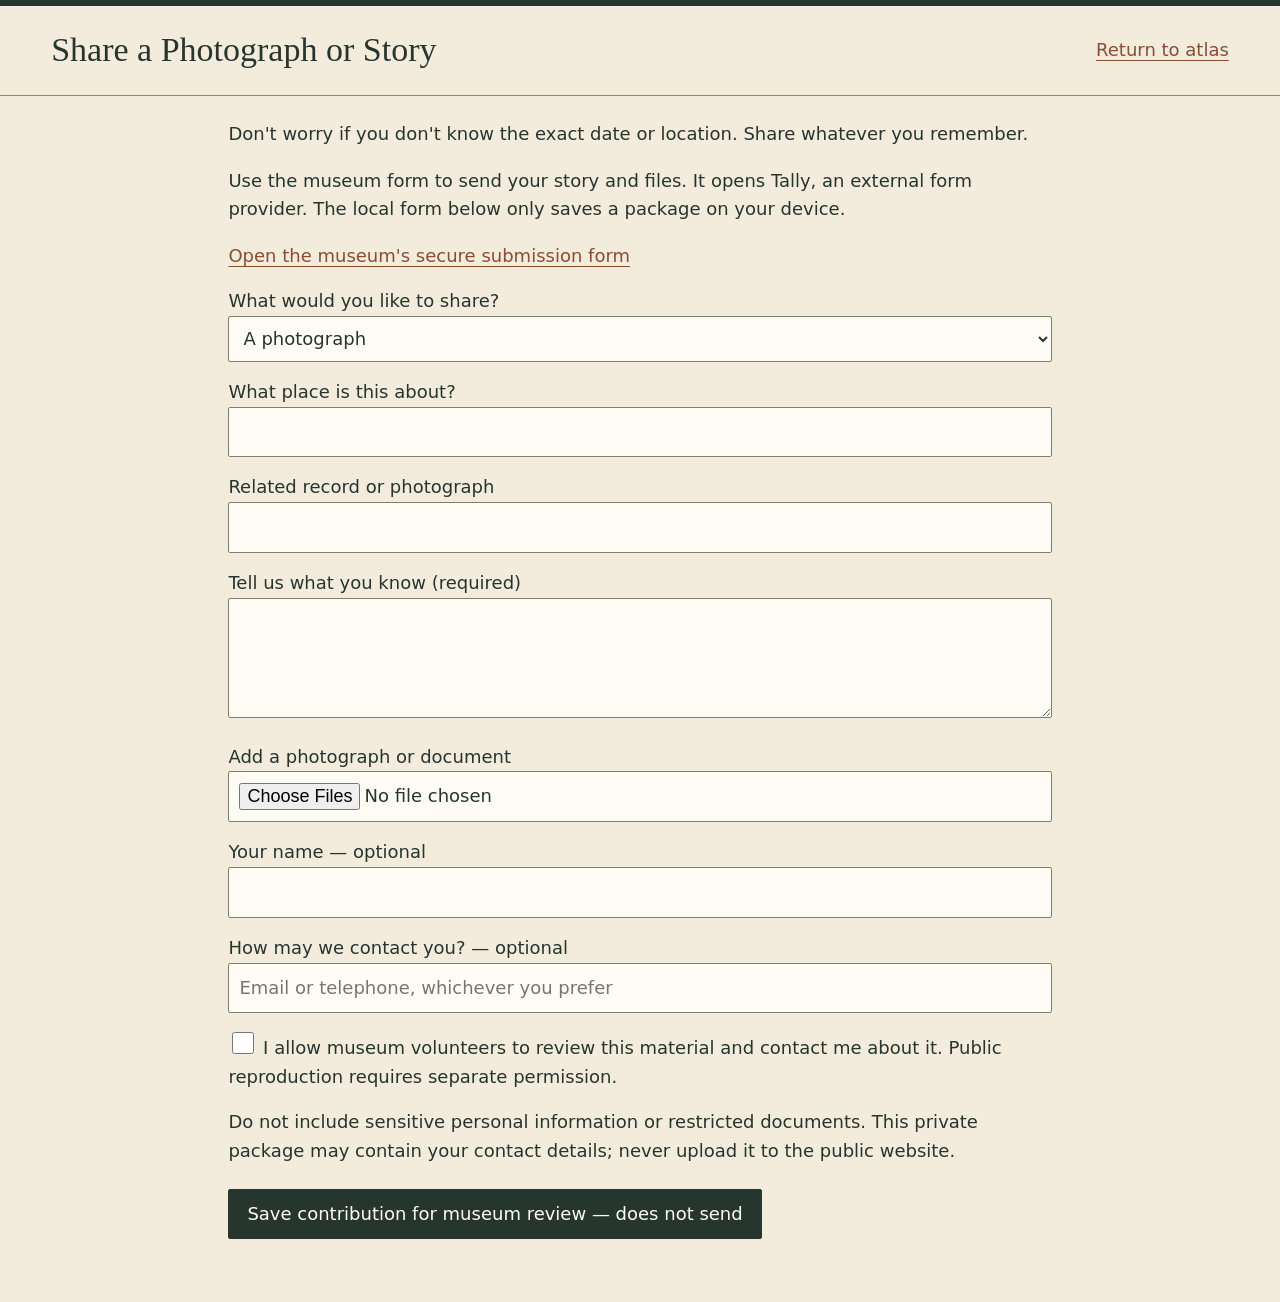
<file: contribute.html>
<!doctype html>
<html lang="en">
  <head>
    <meta charset="utf-8" />
    <meta name="viewport" content="width=device-width,initial-scale=1" />
    <title>Share a Photograph or Story</title>
    <link rel="stylesheet" href="styles.css" />
  </head>
  <body>
    <header>
      <h1>Share a Photograph or Story</h1>
      <a href="index.html">Return to atlas</a>
    </header>
    <main class="editor">
      <p>
        Don't worry if you don't know the exact date or location. Share whatever
        you remember.
      </p>
      <p id="delivery" role="status">
        Online delivery has not been connected. You can prepare a private
        contribution package to bring to a museum volunteer. Nothing on this
        page is sent to the museum.
      </p>
      <a id="online" hidden>Open the museum's secure submission form</a>
      <form id="contribution">
        <label
          >What would you like to share?<select name="kind">
            <option>A photograph</option>
            <option>A historical document</option>
            <option>A family story</option>
            <option>Information about a historical location</option>
            <option>A correction</option>
            <option>An identification of an unknown person or building</option>
            <option>Something else</option>
          </select></label
        ><label
          >What place is this about?<input
            name="place"
            id="place"
            list="places" /><datalist id="places"></datalist></label
        ><label
          >Related record or photograph
          <input id="reference" name="reference" readonly /></label
        ><label
          >Tell us what you know (required)<textarea
            name="story"
            required
          ></textarea></label
        ><label
          >Add a photograph or document
          <input
            id="attachments"
            type="file"
            multiple
            accept="image/jpeg,image/png,image/webp,application/pdf"
        /></label>
        <div id="selected"></div>
        <label>Your name — optional<input name="name" /></label
        ><label
          >How may we contact you? — optional<input
            name="contact"
            placeholder="Email or telephone, whichever you prefer" /></label
        ><label
          ><input type="checkbox" required name="consent" /> I allow museum
          volunteers to review this material and contact me about it. Public
          reproduction requires separate permission.</label
        >
        <p>
          Do not include sensitive personal information or restricted documents.
          This private package may contain your contact details; never upload it
          to the public website.
        </p>
        <button type="submit">
          Save contribution for museum review — does not send
        </button>
      </form>
      <p id="result" role="status"></p>
    </main>
    <script src="archive-core.js"></script>
    <script src="package.js"></script>
    <script src="contribute.js"></script>
  </body>
</html>
</file>
<file: styles.css>
:root {
  --paper: #f3ecdd;
  --white: #fffcf5;
  --ink: #27352f;
  --muted: #536055;
  --border: #c3b798;
  --accent: #8a4d32;
  --brass: #a18858;
  --green: #435d4b;
}
* {
  box-sizing: border-box;
}
html {
  scroll-padding-top: 16px;
}
body {
  margin: 0;
  background: var(--paper);
  color: var(--ink);
  font:
    18px/1.6 system-ui,
    -apple-system,
    Segoe UI,
    sans-serif;
}
a {
  color: var(--accent);
  text-underline-offset: 4px;
  overflow-wrap: anywhere;
}
a:hover {
  text-decoration-thickness: 2px;
}
button,
input,
select,
textarea {
  font: inherit;
  color: inherit;
}
button,
.button-link {
  cursor: pointer;
  background: var(--ink);
  color: var(--white);
  border: 1px solid var(--ink);
  padding: 10px 18px;
  min-height: 46px;
  border-radius: 2px;
}
button:hover,
.button-link:hover {
  background: #3c5145;
  color: var(--white);
}
button:disabled {
  opacity: 0.55;
}
input:not([type="checkbox"]),
select,
textarea {
  border: 1px solid #7b806d;
  border-radius: 2px;
  background: var(--white);
  padding: 10px;
  min-height: 46px;
  max-width: 100%;
}
input[type="checkbox"] {
  width: 22px;
  height: 22px;
  flex-shrink: 0;
  accent-color: var(--ink);
}
:focus-visible {
  outline: 3px solid var(--accent);
  outline-offset: 4px;
}
.skip {
  position: absolute;
  left: -9999px;
}
.skip:focus {
  left: 12px;
  top: 12px;
  background: var(--white);
  padding: 12px;
  z-index: 9999;
}
h1,
h2,
h3 {
  font-family: Georgia, "Times New Roman", serif;
  font-weight: 400;
  line-height: 1.2;
}
h2 {
  font-size: 30px;
}
h3 {
  font-size: 24px;
}
p {
  margin: 0 0 18px;
}
.eyebrow {
  text-transform: uppercase;
  letter-spacing: 0.14em;
  font-size: 12px;
  font-weight: 600;
  color: var(--muted);
}
header {
  padding: 24px clamp(16px, 4vw, 64px);
  border-top: 6px solid var(--ink);
  border-bottom: 1px solid var(--brass);
  display: flex;
  justify-content: space-between;
  align-items: center;
  gap: 20px;
}
header h1 {
  margin: 0;
  font-size: 34px;
}
.masthead {
  display: block;
  text-align: center;
  padding: 22px 16px 20px;
  border-bottom: 3px double var(--brass);
}
.masthead h1 {
  font-size: clamp(32px, 4vw, 54px);
  letter-spacing: 0.04em;
  text-transform: uppercase;
  margin: 10px 0;
}
.masthead h1 span {
  display: block;
  font-size: 0.7em;
  letter-spacing: 0.16em;
  margin-top: 3px;
}
.masthead p {
  font:
    italic 18px Georgia,
    serif;
  margin: 12px 0 0;
}
.primary-nav {
  display: flex;
  justify-content: center;
  gap: 12px 36px;
  flex-wrap: wrap;
  border-bottom: 1px solid var(--border);
  padding: 8px 16px;
}
.primary-nav a {
  color: var(--ink);
  font-size: 16px;
  min-height: 44px;
  display: flex;
  align-items: center;
  text-decoration: none;
}
.primary-nav a:hover {
  text-decoration: underline;
}
main {
  padding: 24px clamp(16px, 3vw, 48px) 40px;
  max-width: 1600px;
  margin: auto;
}
.introduction {
  display: flex;
  justify-content: space-between;
  align-items: center;
  gap: 24px;
  margin-bottom: 20px;
}
.introduction p {
  margin: 0;
}
.introduction > p:last-child {
  font:
    20px/1.5 Georgia,
    serif;
  max-width: 65ch;
}
.toolbar {
  margin-bottom: 24px;
}
.search-row {
  display: flex;
  gap: 16px;
  align-items: center;
}
.search-row label {
  font-family: Georgia, serif;
  font-size: 23px;
  white-space: nowrap;
}
#search {
  flex: 1;
  min-width: 0;
}
details {
  border: 1px solid var(--border);
  background: var(--white);
}
summary {
  cursor: pointer;
  min-height: 48px;
  padding: 12px 16px;
  font-weight: 600;
}
summary:hover {
  background: #ede5d5;
}
.filter-index {
  margin-top: 12px;
}
.filter-index summary {
  font-size: 16px;
}
#filter-count {
  font-weight: 400;
  color: var(--muted);
}
fieldset {
  min-width: 0;
  border: 1px solid var(--border);
  padding: 16px;
}
#categories {
  margin: 12px 16px;
  display: grid;
  grid-template-columns: repeat(5, minmax(0, 1fr));
  gap: 8px 16px;
}
legend {
  font-size: 15px;
  padding: 0 8px;
}
#categories label,
.check {
  display: flex;
  align-items: center;
  gap: 8px;
  font-size: 16px;
  min-height: 44px;
}
#categories input {
  margin: 0;
}
.advanced {
  padding: 8px 16px 20px;
  display: flex;
  gap: 16px;
  flex-wrap: wrap;
  align-items: center;
}
.advanced label {
  font-size: 16px;
}
.advanced input[type="number"] {
  width: 110px;
}
.layout {
  display: grid;
  grid-template-columns: minmax(0, 2fr) minmax(300px, 1fr);
  gap: 24px;
  align-items: stretch;
}
.map-pane,
.records {
  background: var(--white);
  border: 1px solid var(--border);
  min-width: 0;
}
.plate-heading,
.list-heading {
  padding: 14px 20px;
  border-bottom: 1px solid var(--border);
  min-height: 69px;
}
.plate-heading {
  display: flex;
  align-items: center;
  justify-content: space-between;
  gap: 16px;
}
.plate-heading h2,
.list-heading h2 {
  font-size: 25px;
  margin: 0;
}
.plate-heading span,
#count {
  font-size: 13px;
  color: var(--muted);
}
#map {
  height: 520px;
  background: #e4e3d6;
}
.map-note {
  font-size: 14px;
  padding: 10px 16px;
  color: var(--muted);
}
.records {
  max-height: 639px;
  overflow: auto;
  scroll-margin-top: 16px;
}
.list-heading {
  position: sticky;
  top: 0;
  background: var(--white);
  z-index: 1;
  display: flex;
  justify-content: space-between;
  align-items: center;
  gap: 12px;
}
#status {
  font-size: 16px;
  padding: 20px 20px 0;
}
#status:empty {
  display: none;
}
#record-list > p {
  padding: 0 20px;
  font-size: 16px;
}
.empty-state {
  padding: 0 20px 24px;
}
.empty-state h3 {
  font-size: 25px;
}
.empty-state p {
  font-size: 16px;
}
.empty-state button {
  width: 100%;
  font-size: 16px;
  margin-bottom: 14px;
}
.record {
  background: transparent;
  color: var(--ink);
  width: 100%;
  text-align: left;
  padding: 18px 20px;
  border: 0;
  border-bottom: 1px solid var(--border);
  border-radius: 0;
  display: block;
}
.record:hover,
.record.active {
  background: #eae2cf;
  color: var(--ink);
}
.record.active {
  border-left: 4px solid var(--accent);
}
.record strong {
  display: block;
  font:
    23px/1.25 Georgia,
    serif;
}
.record small {
  display: block;
  font-size: 15px;
  margin: 8px 0;
  color: var(--muted);
}
.record span {
  font-size: 14px;
}
.detail {
  position: fixed;
  right: 0;
  top: 0;
  bottom: 0;
  width: min(700px, 60vw);
  z-index: 1100;
  background: var(--white);
  border-left: 3px double var(--brass);
  padding: 24px 36px 48px;
  overflow: auto;
  box-shadow: -8px 0 24px #27352f20;
  scroll-padding-top: 20px;
}
.detail[hidden] {
  display: none;
}
.reader-tools {
  position: sticky;
  top: -24px;
  background: var(--white);
  padding: 12px 0;
  border-bottom: 1px solid var(--border);
  display: flex;
  justify-content: space-between;
  gap: 16px;
  align-items: center;
  z-index: 2;
  margin-bottom: 24px;
}
.reader-tools span {
  font-size: 12px;
  letter-spacing: 0.1em;
  text-transform: uppercase;
}
.detail h2 {
  font-size: clamp(30px, 3vw, 44px);
  margin: 16px 0;
}
.archive-ref {
  font:
    14px/1.5 ui-monospace,
    monospace;
  color: var(--muted);
  text-transform: uppercase;
  letter-spacing: 0.05em;
}
.record-context {
  font-style: italic;
  font-family: Georgia, serif;
}
.narrative {
  font:
    20px/1.8 Georgia,
    serif;
  white-space: pre-line;
  max-width: 70ch;
}
.evidence {
  padding: 14px 16px;
  border-left: 3px solid var(--accent);
  background: #f3ecdd;
  font-size: 16px;
}
.detail dl {
  display: grid;
  grid-template-columns: minmax(100px, 1fr) 2fr;
  gap: 10px 18px;
  font-size: 16px;
  padding: 16px;
}
.detail dt {
  font-weight: 600;
}
.detail dd {
  margin: 0;
  overflow-wrap: anywhere;
}
.detail img {
  display: block;
  max-width: 100%;
  max-height: 65vh;
  object-fit: contain;
  margin: 0 auto 12px;
}
.detail figure {
  margin: 24px 0;
  border-bottom: 1px solid var(--border);
  padding-bottom: 20px;
}
.detail figcaption {
  font:
    16px/1.6 Georgia,
    serif;
}
.detail figure > a {
  font-size: 16px;
  display: inline-block;
  margin: 8px 12px 0 0;
}
.detail audio {
  max-width: 100%;
}
.detail h3 {
  border-top: 1px solid var(--border);
  padding-top: 20px;
}
.detail .record-contribute {
  display: block;
  border-top: 3px double var(--brass);
  margin-top: 28px;
  padding-top: 20px;
}
footer {
  padding: 32px clamp(16px, 3vw, 48px);
  border-top: 3px double var(--brass);
  display: grid;
  grid-template-columns: 1fr 1fr;
  gap: 24px 48px;
  max-width: 1600px;
  margin: auto;
}
footer h2 {
  margin: 8px 0 18px;
}
footer p {
  max-width: 70ch;
  font-size: 16px;
}
.button-link {
  display: inline-block;
  text-decoration: none;
  font-size: 17px;
}
.notice {
  font-size: 15px;
  color: var(--muted);
  margin-top: 12px;
}
.volunteer-links,
.colophon {
  grid-column: 1/-1;
}
.volunteer-links p {
  padding: 0 16px;
}
.colophon {
  font-size: 13px;
  color: var(--muted);
  border-top: 1px solid var(--border);
  padding-top: 20px;
}
.leaflet-control-zoom a {
  min-width: 44px;
  min-height: 44px;
  line-height: 44px !important;
  color: var(--ink) !important;
}
.marker-cluster-small,
.marker-cluster-medium,
.marker-cluster-large {
  background: #a1885870;
}
.marker-cluster-small div,
.marker-cluster-medium div,
.marker-cluster-large div {
  background: var(--ink);
  color: var(--white);
}
.atlas-pin {
  border-radius: 50%;
  border: 3px solid var(--white);
  background: var(--ink);
  outline: 1px solid var(--ink);
}
.atlas-pin.approx {
  background: var(--accent);
  outline-style: dashed;
}
.editor {
  max-width: 900px;
  margin: auto;
}
.editor label {
  display: block;
  margin: 16px 0;
}
.editor input:not([type="checkbox"]),
.editor textarea,
.editor select {
  width: 100%;
}
.editor textarea {
  min-height: 120px;
}
.editor button {
  margin: 5px 4px 5px 0;
}
.editor fieldset {
  margin: 20px 0;
}
.editor img {
  display: block;
  max-width: 100%;
  max-height: 300px;
}
.editor label,
.editor #preview {
  overflow-wrap: anywhere;
}
.editor #f-categories label {
  display: inline-flex;
  align-items: center;
  gap: 8px;
  margin: 8px;
}
.editor #f-categories input {
  width: 22px;
}
.editor #errors {
  white-space: pre-wrap;
  color: var(--accent);
}
#location-map {
  height: 360px;
  background: #e4e3d6;
}
#save-status {
  padding: 16px;
  border: 2px solid var(--green);
}
#drop {
  padding: 18px;
  border: 2px dashed var(--green);
}
@media (max-width: 1000px) {
  #categories {
    grid-template-columns: repeat(3, minmax(0, 1fr));
  }
  .plate-heading {
    display: block;
  }
  .plate-heading span {
    display: block;
  }
  .introduction {
    display: block;
  }
  .introduction .eyebrow {
    margin-bottom: 8px;
  }
  .detail {
    width: 65vw;
  }
}
@media (max-width: 700px) {
  body {
    font-size: 18px;
  }
  .masthead {
    padding: 16px 12px;
  }
  .masthead .eyebrow {
    font-size: 10px;
    letter-spacing: 0.1em;
  }
  .masthead h1 {
    font-size: 32px;
  }
  .masthead p {
    font-size: 16px;
  }
  .primary-nav {
    display: grid;
    grid-template-columns: 1fr 1fr;
    gap: 0 16px;
  }
  .primary-nav a {
    font-size: 14px;
    justify-content: center;
    text-align: center;
  }
  .introduction .eyebrow {
    font-size: 11px;
  }
  .introduction > p:last-child {
    font-size: 19px;
  }
  .search-row {
    display: grid;
    grid-template-columns: 1fr auto;
    gap: 8px;
  }
  .search-row label {
    grid-column: 1/-1;
    font-size: 22px;
  }
  .search-row button {
    font-size: 15px;
    padding: 10px;
  }
  .layout {
    grid-template-columns: 1fr;
    gap: 16px;
  }
  #map {
    height: 390px;
  }
  .plate-heading {
    display: flex;
    flex-wrap: wrap;
    gap: 4px;
  }
  .plate-heading h2 {
    font-size: 23px;
  }
  #categories {
    grid-template-columns: repeat(2, minmax(0, 1fr));
    margin: 8px;
    padding: 12px;
    gap: 4px;
  }
  .records {
    max-height: 480px;
  }
  .detail {
    width: 100%;
    padding: 20px 22px 40px;
  }
  .reader-tools {
    top: -20px;
  }
  .reader-tools span {
    font-size: 10px;
  }
  .detail dl {
    grid-template-columns: 1fr;
    padding: 12px;
  }
  .detail dd {
    margin-bottom: 8px;
  }
  footer {
    grid-template-columns: 1fr;
    gap: 24px;
  }
  header:not(.masthead) {
    align-items: flex-start;
    flex-direction: column;
  }
  .editor fieldset {
    padding: 12px;
  }
}
@media (prefers-reduced-motion: reduce) {
  * {
    scroll-behavior: auto !important;
  }
}
</file>
